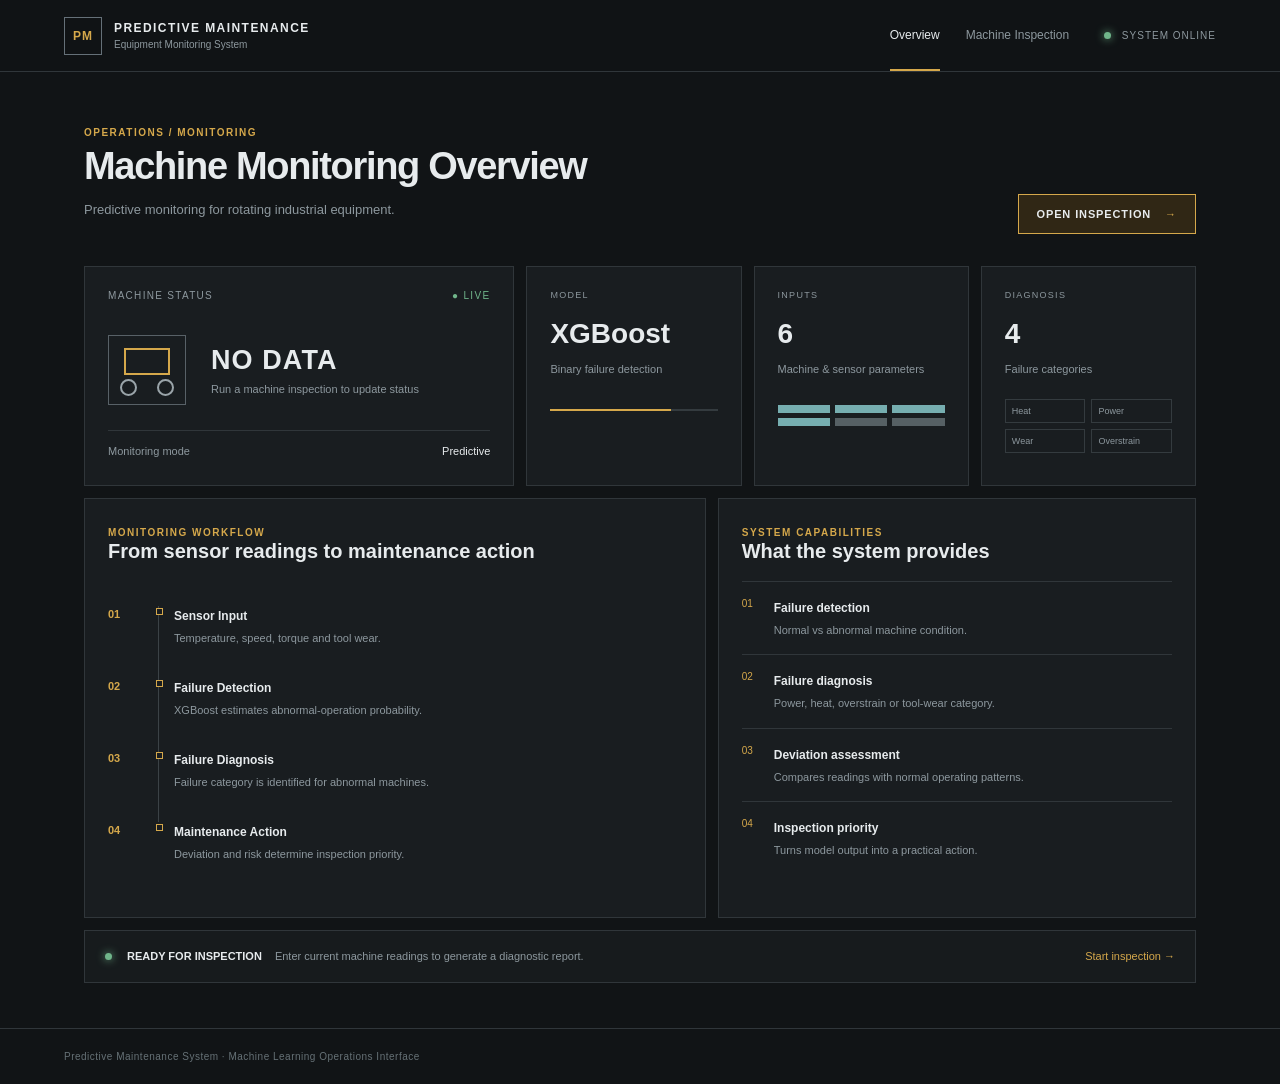
<file: frontend/index.html>
<!DOCTYPE html><html lang="en"><head><meta charset="UTF-8"><meta name="viewport" content="width=device-width,initial-scale=1.0"><title>Predictive Maintenance | Operations</title><link rel="stylesheet" href="style.css"></head><body>
<header class="topbar"><div class="brand"><div class="brand-mark">PM</div><div><strong>PREDICTIVE MAINTENANCE</strong><span>Equipment Monitoring System</span></div></div><nav><a class="active" href="index.html">Overview</a><a href="predict.html">Machine Inspection</a></nav><div class="system-state"><i></i> SYSTEM ONLINE</div></header>
<main class="page"><section class="heading-row"><div><p class="eyebrow">OPERATIONS / MONITORING</p><h1>Machine Monitoring Overview</h1><p class="muted">Predictive monitoring for rotating industrial equipment.</p></div><a class="primary-btn" href="predict.html">OPEN INSPECTION <span>→</span></a></section>
<section class="overview-grid"><article class="status-card"><div class="card-head"><span>MACHINE STATUS</span><span class="live-dot">● LIVE</span></div><div class="status-main"><div class="machine-icon"><div class="machine-body"></div><div class="machine-wheel"></div><div class="machine-wheel second"></div></div><div><div class="big-status" id="lastStatus">NO DATA</div><p id="lastTime">Run a machine inspection to update status</p></div></div><div class="status-footer"><span>Monitoring mode</span><b>Predictive</b></div></article>
<article class="metric-card"><span class="metric-label">MODEL</span><strong>XGBoost</strong><p>Binary failure detection</p><div class="metric-line"><span></span></div></article><article class="metric-card"><span class="metric-label">INPUTS</span><strong>6</strong><p>Machine & sensor parameters</p><div class="mini-grid"><i></i><i></i><i></i><i></i><i></i><i></i></div></article><article class="metric-card"><span class="metric-label">DIAGNOSIS</span><strong>4</strong><p>Failure categories</p><div class="failure-list"><span>Heat</span><span>Power</span><span>Wear</span><span>Overstrain</span></div></article></section>
<section class="content-grid"><article class="panel"><div class="panel-title"><div><span class="eyebrow">MONITORING WORKFLOW</span><h2>From sensor readings to maintenance action</h2></div></div><div class="workflow"><div class="step"><b>01</b><span class="step-line"></span><div><strong>Sensor Input</strong><p>Temperature, speed, torque and tool wear.</p></div></div><div class="step"><b>02</b><span class="step-line"></span><div><strong>Failure Detection</strong><p>XGBoost estimates abnormal-operation probability.</p></div></div><div class="step"><b>03</b><span class="step-line"></span><div><strong>Failure Diagnosis</strong><p>Failure category is identified for abnormal machines.</p></div></div><div class="step"><b>04</b><span class="step-line"></span><div><strong>Maintenance Action</strong><p>Deviation and risk determine inspection priority.</p></div></div></div></article>
<article class="panel"><span class="eyebrow">SYSTEM CAPABILITIES</span><h2>What the system provides</h2><div class="capability"><span>01</span><div><strong>Failure detection</strong><p>Normal vs abnormal machine condition.</p></div></div><div class="capability"><span>02</span><div><strong>Failure diagnosis</strong><p>Power, heat, overstrain or tool-wear category.</p></div></div><div class="capability"><span>03</span><div><strong>Deviation assessment</strong><p>Compares readings with normal operating patterns.</p></div></div><div class="capability"><span>04</span><div><strong>Inspection priority</strong><p>Turns model output into a practical action.</p></div></div></article></section>
<section class="bottom-strip"><div><span class="signal"></span><strong>READY FOR INSPECTION</strong><span class="muted">Enter current machine readings to generate a diagnostic report.</span></div><a href="predict.html">Start inspection →</a></section></main><footer>Predictive Maintenance System · Machine Learning Operations Interface</footer><script src="app.js"></script></body></html>
</file>
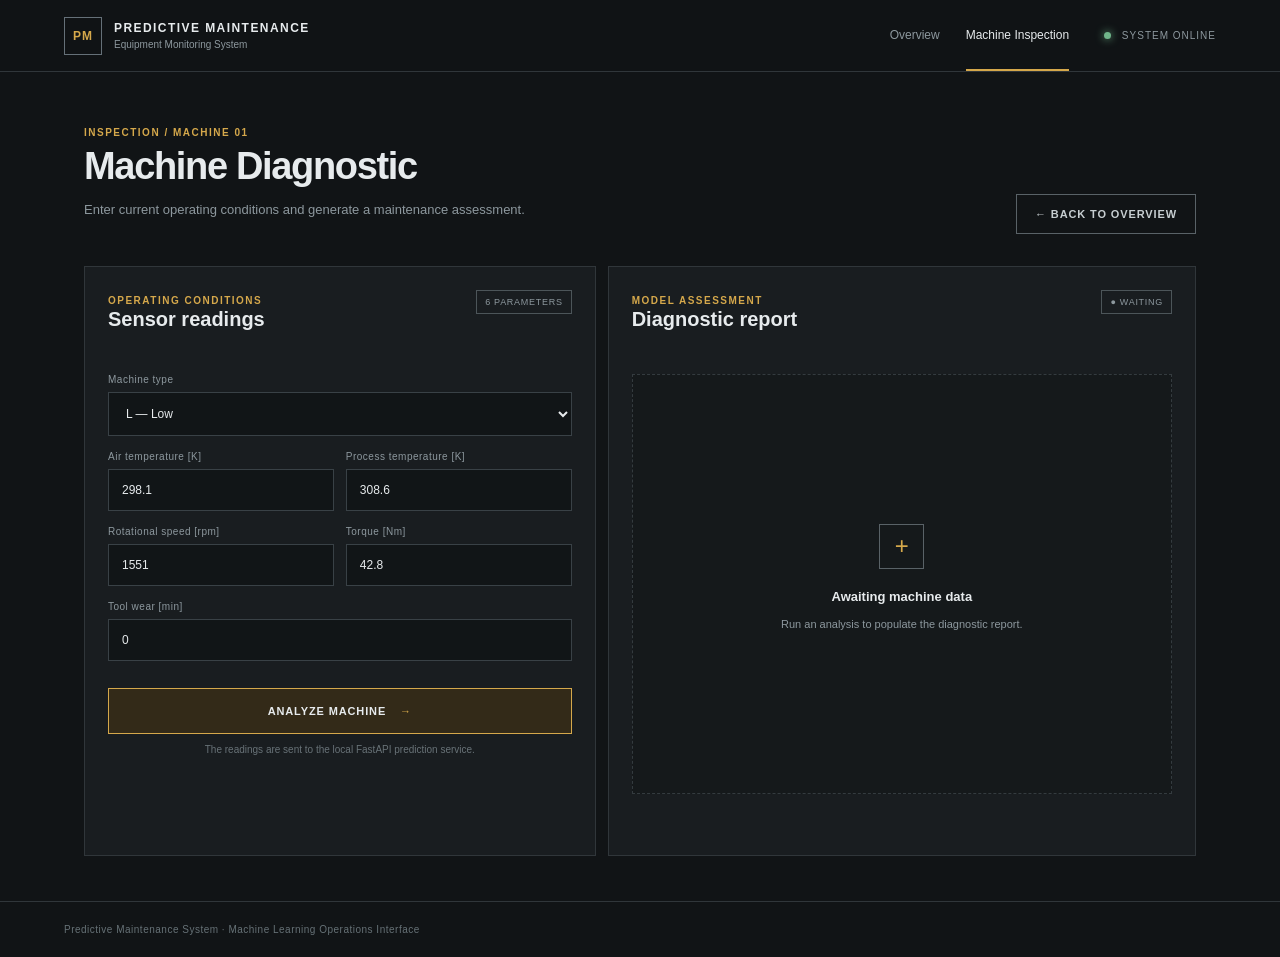
<file: frontend/predict.html>
<!DOCTYPE html><html lang="en"><head><meta charset="UTF-8"><meta name="viewport" content="width=device-width,initial-scale=1.0"><title>Machine Inspection | Predictive Maintenance</title><link rel="stylesheet" href="style.css"></head><body>
<header class="topbar"><div class="brand"><div class="brand-mark">PM</div><div><strong>PREDICTIVE MAINTENANCE</strong><span>Equipment Monitoring System</span></div></div><nav><a href="index.html">Overview</a><a class="active" href="predict.html">Machine Inspection</a></nav><div class="system-state"><i></i> SYSTEM ONLINE</div></header>
<main class="page"><section class="heading-row"><div><p class="eyebrow">INSPECTION / MACHINE 01</p><h1>Machine Diagnostic</h1><p class="muted">Enter current operating conditions and generate a maintenance assessment.</p></div><a class="secondary-btn" href="index.html">← BACK TO OVERVIEW</a></section>
<section class="inspection-layout"><article class="panel input-panel"><div class="panel-title"><div><span class="eyebrow">OPERATING CONDITIONS</span><h2>Sensor readings</h2></div><span class="tag">6 PARAMETERS</span></div><form id="form"><label>Machine type<select id="machine_type" required><option value="L">L — Low</option><option value="M">M — Medium</option><option value="H">H — High</option></select></label><div class="form-grid"><label>Air temperature [K]<input id="air_temperature" type="number" step="0.1" value="298.1" required></label><label>Process temperature [K]<input id="process_temperature" type="number" step="0.1" value="308.6" required></label><label>Rotational speed [rpm]<input id="rotational_speed" type="number" step="1" value="1551" required></label><label>Torque [Nm]<input id="torque" type="number" step="0.1" value="42.8" required></label><label class="full">Tool wear [min]<input id="tool_wear" type="number" step="1" value="0" required></label></div><button id="go" class="analyze-btn" type="submit">ANALYZE MACHINE <span>→</span></button><p class="form-note">The readings are sent to the local FastAPI prediction service.</p><div id="error" class="error" hidden></div></form></article>
<article class="panel result-panel"><div class="panel-title"><div><span class="eyebrow">MODEL ASSESSMENT</span><h2>Diagnostic report</h2></div><span id="badge" class="tag">● WAITING</span></div><div id="waiting" class="waiting"><div class="report-placeholder"><div class="crosshair">+</div><strong>Awaiting machine data</strong><p>Run an analysis to populate the diagnostic report.</p></div></div><div id="output" hidden><div class="result-status"><div><span class="metric-label">MACHINE STATUS</span><strong id="status">—</strong></div><div id="ring" class="risk-ring"><span id="prob">0%</span><small>risk</small></div></div><div class="report-grid"><div class="report-item"><span>Failure probability</span><strong id="probText">-</strong></div><div class="report-item"><span>Deviation score</span><strong id="dev">—</strong></div><div class="report-item"><span>Failure type</span><strong id="type">—</strong></div><div class="report-item wide"><span>Inspection recommendation</span><strong id="rec">—</strong></div></div><div class="action-box"><span class="action-marker">!</span><div><strong>Maintenance decision</strong><p id="actionText">The recommendation is based on model risk and deviation.</p></div></div><button id="reset" class="secondary-btn reset-btn" type="button">NEW INSPECTION</button></div></article></section></main><footer>Predictive Maintenance System · Machine Learning Operations Interface</footer><script src="app.js"></script></body></html>
</file>
<file: frontend/style.css>
:root{--bg:#111416;--panel:#191d20;--line:#30363a;--text:#e7ebed;--muted:#8d989e;--accent:#d5a84b;--green:#70b58a;--red:#d87568;--cyan:#76aeb0}*{box-sizing:border-box}body{margin:0;background:var(--bg);color:var(--text);font-family:Inter,Segoe UI,Arial,sans-serif}a{text-decoration:none;color:inherit}.topbar{height:72px;border-bottom:1px solid var(--line);display:flex;align-items:center;padding:0 5vw;gap:35px;background:#101315}.brand{display:flex;align-items:center;gap:12px;margin-right:auto}.brand-mark{width:38px;height:38px;border:1px solid #657078;display:grid;place-items:center;font-size:12px;font-weight:800;color:var(--accent);letter-spacing:.08em}.brand strong{display:block;font-size:12px;letter-spacing:.12em}.brand span{display:block;color:var(--muted);font-size:10px;margin-top:4px}nav{display:flex;gap:26px;font-size:12px;color:var(--muted)}nav a{padding:27px 0;border-bottom:2px solid transparent}nav a.active{color:var(--text);border-color:var(--accent)}.system-state{font-size:10px;color:var(--muted);letter-spacing:.1em}.system-state i,.signal{display:inline-block;width:7px;height:7px;border-radius:50%;background:var(--green);margin-right:7px;box-shadow:0 0 8px #70b58a}.page{max-width:1240px;margin:auto;padding:55px 5vw 45px}.heading-row{display:flex;align-items:end;justify-content:space-between;gap:30px;margin-bottom:32px}.eyebrow{font-size:10px;letter-spacing:.15em;color:var(--accent);font-weight:800;margin:0 0 9px}h1{font-size:38px;line-height:1.05;margin:0 0 9px;font-weight:650;letter-spacing:-.035em}h2{font-size:20px;margin:0 0 18px;font-weight:600}.muted{color:var(--muted);font-size:13px;line-height:1.6}.primary-btn,.secondary-btn,.analyze-btn{border:1px solid var(--accent);padding:13px 18px;background:transparent;color:var(--text);font-size:11px;font-weight:800;letter-spacing:.08em;cursor:pointer;display:inline-block}.primary-btn{background:#302715}.primary-btn span,.analyze-btn span{color:var(--accent);margin-left:10px}.secondary-btn{border-color:#596267;color:#c7ced1}.overview-grid{display:grid;grid-template-columns:2fr 1fr 1fr 1fr;gap:12px}.status-card,.metric-card,.panel{border:1px solid var(--line);background:var(--panel);padding:23px}.status-card{min-height:220px}.card-head,.panel-title{display:flex;justify-content:space-between;align-items:start}.card-head{font-size:10px;letter-spacing:.13em;color:var(--muted)}.live-dot{color:var(--green)}.status-main{display:flex;align-items:center;gap:25px;margin-top:34px}.machine-icon{width:78px;height:70px;position:relative;border:1px solid #586167}.machine-body{position:absolute;width:46px;height:27px;border:2px solid var(--accent);left:15px;top:12px}.machine-wheel{position:absolute;width:17px;height:17px;border:2px solid #9aa4a9;border-radius:50%;left:11px;bottom:8px}.machine-wheel.second{left:48px}.big-status{font-size:27px;font-weight:700;letter-spacing:.04em}.status-main p{font-size:11px;color:var(--muted);margin:7px 0 0}.status-footer{border-top:1px solid var(--line);margin-top:25px;padding-top:14px;display:flex;justify-content:space-between;font-size:11px;color:var(--muted)}.status-footer b{color:var(--text);font-weight:500}.metric-card{min-height:220px}.metric-label{display:block;font-size:9px;letter-spacing:.14em;color:var(--muted);margin-bottom:18px}.metric-card>strong{font-size:28px;font-weight:600}.metric-card p{font-size:11px;color:var(--muted);line-height:1.5}.metric-line{height:2px;background:#343b3f;margin-top:32px}.metric-line span{display:block;width:72%;height:100%;background:var(--accent)}.mini-grid{display:grid;grid-template-columns:repeat(3,1fr);gap:5px;margin-top:28px}.mini-grid i{height:8px;background:#566064}.mini-grid i:nth-child(-n+4){background:var(--cyan)}.failure-list{display:grid;grid-template-columns:1fr 1fr;gap:6px;margin-top:22px}.failure-list span{border:1px solid #343b3f;padding:6px;font-size:9px;color:var(--muted)}.content-grid{display:grid;grid-template-columns:1.3fr 1fr;gap:12px;margin-top:12px}.panel-title{margin-bottom:25px}.tag{font-size:9px;border:1px solid #4c5559;color:var(--muted);padding:6px 8px;letter-spacing:.08em}.workflow .step{display:grid;grid-template-columns:35px 1px 1fr;gap:15px;min-height:72px}.step>b{font-size:11px;color:var(--accent);padding-top:2px}.step-line{width:1px;background:#3b4246;position:relative}.step:last-child .step-line{background:transparent}.step-line:after{content:"";position:absolute;width:5px;height:5px;border:1px solid var(--accent);background:var(--panel);left:-2px;top:2px}.step strong,.capability strong{font-size:12px}.step p,.capability p{font-size:11px;color:var(--muted);margin:6px 0 0;line-height:1.5}.capability{display:grid;grid-template-columns:32px 1fr;border-top:1px solid var(--line);padding:16px 0}.capability span{font-size:10px;color:var(--accent)}.bottom-strip{border:1px solid var(--line);background:#171b1d;padding:17px 20px;margin-top:12px;display:flex;justify-content:space-between;align-items:center;font-size:11px}.bottom-strip>div{display:flex;align-items:center;gap:8px}.bottom-strip .muted{font-size:11px;margin-left:5px}.bottom-strip>a{color:var(--accent)}footer{border-top:1px solid var(--line);padding:22px 5vw;color:#667176;font-size:10px;letter-spacing:.05em}.inspection-layout{display:grid;grid-template-columns:1fr 1.15fr;gap:12px}.input-panel{min-height:590px}.form-grid{display:grid;grid-template-columns:1fr 1fr;gap:0 12px}form label{display:block;font-size:10px;color:var(--muted);letter-spacing:.05em;margin-bottom:15px}.form-grid .full{grid-column:1/-1}input,select{width:100%;margin-top:7px;background:#111517;border:1px solid #394146;color:var(--text);padding:13px;font:inherit;font-size:12px;outline:none}input:focus,select:focus{border-color:#8b6f34}.analyze-btn{width:100%;background:#332a18;margin-top:12px;padding:16px}.form-note{font-size:10px;color:#687277;text-align:center}.error{margin-top:14px;padding:10px;border:1px solid #6b3933;background:#2a1a18;color:#e59b90;font-size:10px}.result-panel{min-height:590px}.waiting{min-height:420px;display:grid;place-items:center;text-align:center;border:1px dashed #343b3f;background:#15191b}.report-placeholder{max-width:260px}.crosshair{margin:auto auto 18px;width:45px;height:45px;border:1px solid #596267;display:grid;place-items:center;color:var(--accent);font-size:24px}.report-placeholder strong{font-size:13px}.report-placeholder p{font-size:11px;color:var(--muted);line-height:1.5}.result-status{display:flex;justify-content:space-between;align-items:center;padding:25px 0;border-bottom:1px solid var(--line)}.result-status strong{font-size:34px;letter-spacing:.03em}.risk-ring{width:130px;height:130px;border-radius:50%;background:conic-gradient(var(--cyan) 0deg,#273034 0deg);display:grid;place-content:center;text-align:center;position:relative}.risk-ring:after{content:"";position:absolute;inset:9px;border-radius:50%;background:var(--panel)}.risk-ring span,.risk-ring small{z-index:1}.risk-ring span{font-size:22px;font-weight:700}.risk-ring small{font-size:9px;color:var(--muted);margin-top:2px}.report-grid{display:grid;grid-template-columns:1fr 1fr;gap:1px;background:var(--line);margin-top:22px;border:1px solid var(--line)}.report-item{background:var(--panel);padding:15px}.report-item.wide{grid-column:1/-1}.report-item span{display:block;font-size:9px;color:var(--muted);letter-spacing:.08em;text-transform:uppercase;margin-bottom:7px}.report-item strong{font-size:13px}.action-box{display:flex;gap:12px;border-left:3px solid var(--accent);background:#211d15;padding:15px;margin-top:18px}.action-marker{color:var(--accent);font-weight:800}.action-box strong{font-size:11px}.action-box p{font-size:10px;color:var(--muted);margin:5px 0 0}.reset-btn{margin-top:18px}@media(max-width:900px){.overview-grid,.content-grid,.inspection-layout{grid-template-columns:1fr}.topbar{height:auto;padding:15px 5vw;flex-wrap:wrap}.brand{margin-right:0}nav{order:3;width:100%;justify-content:space-between}.heading-row{align-items:start;flex-direction:column}.system-state{margin-left:auto}}@media(max-width:560px){h1{font-size:29px}.form-grid{grid-template-columns:1fr}.form-grid .full{grid-column:auto}.bottom-strip{align-items:start;gap:12px;flex-direction:column}.status-main{gap:14px}}
</file>
